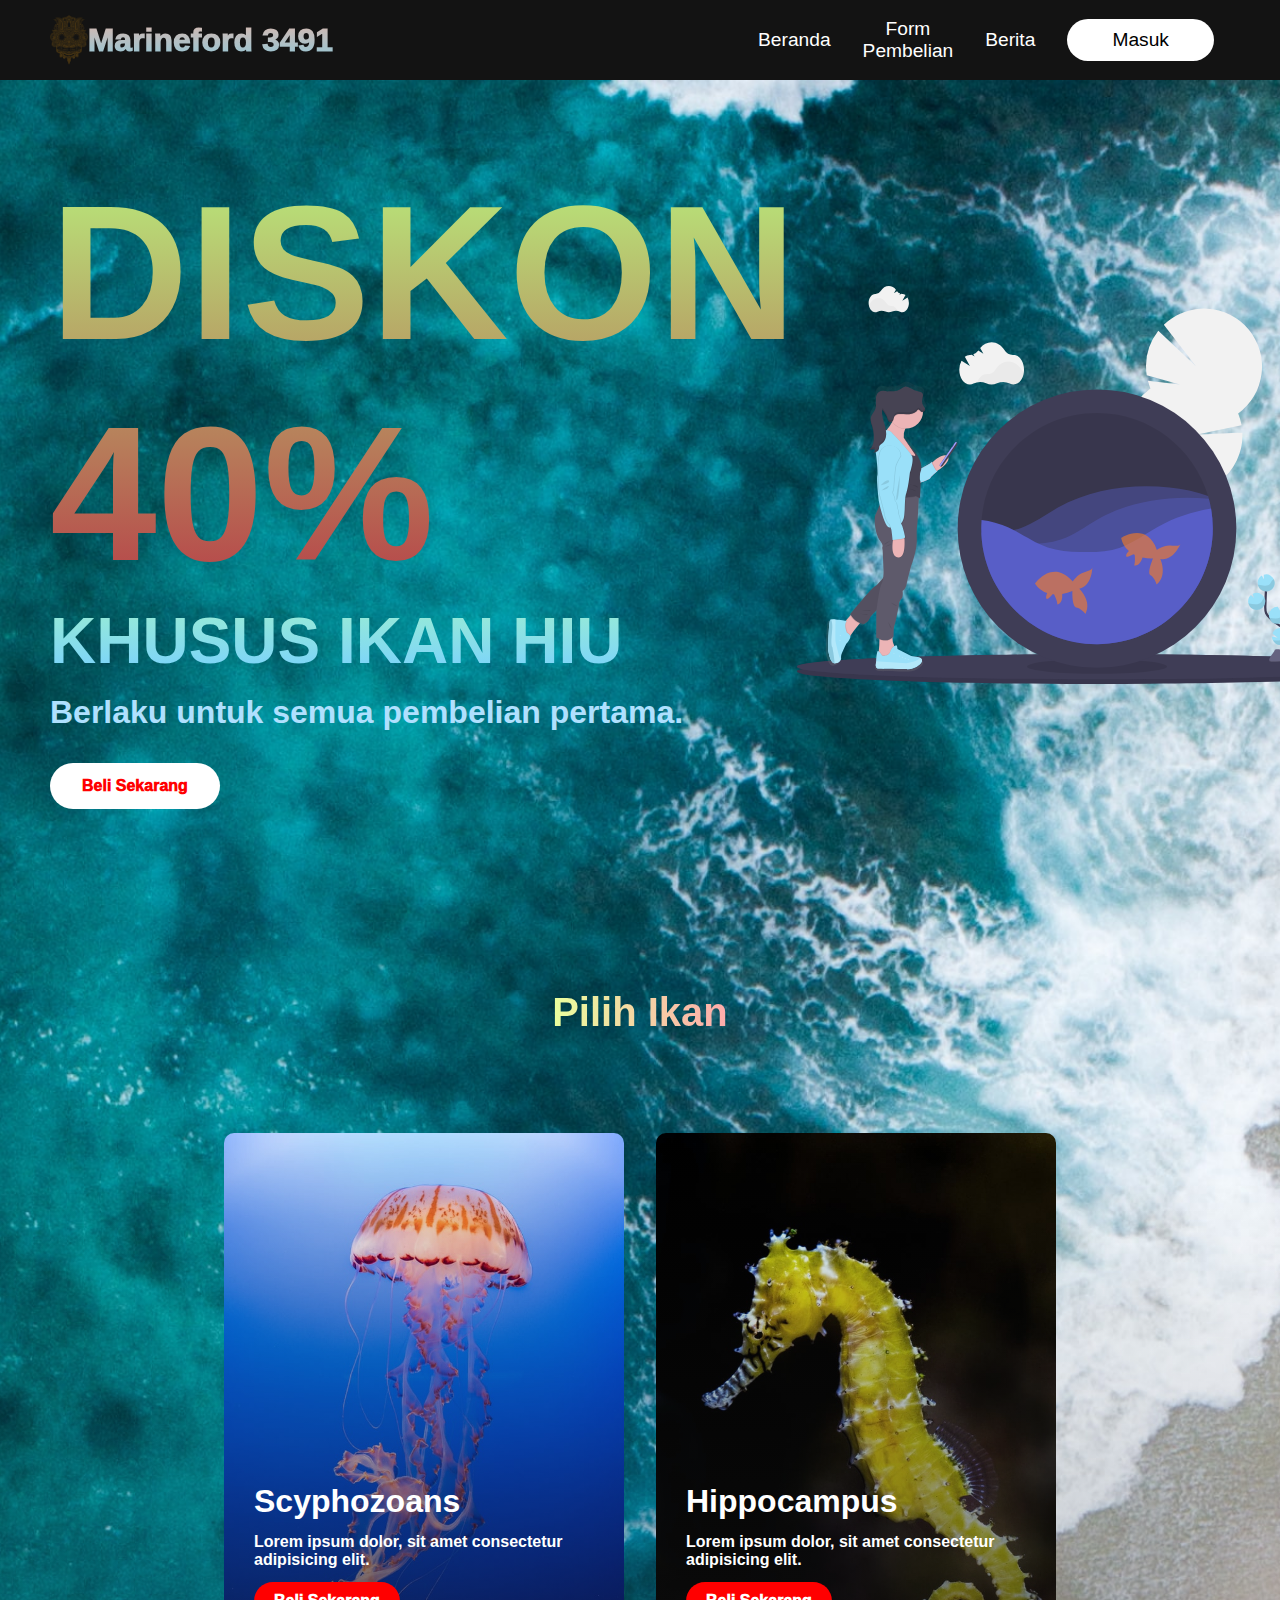
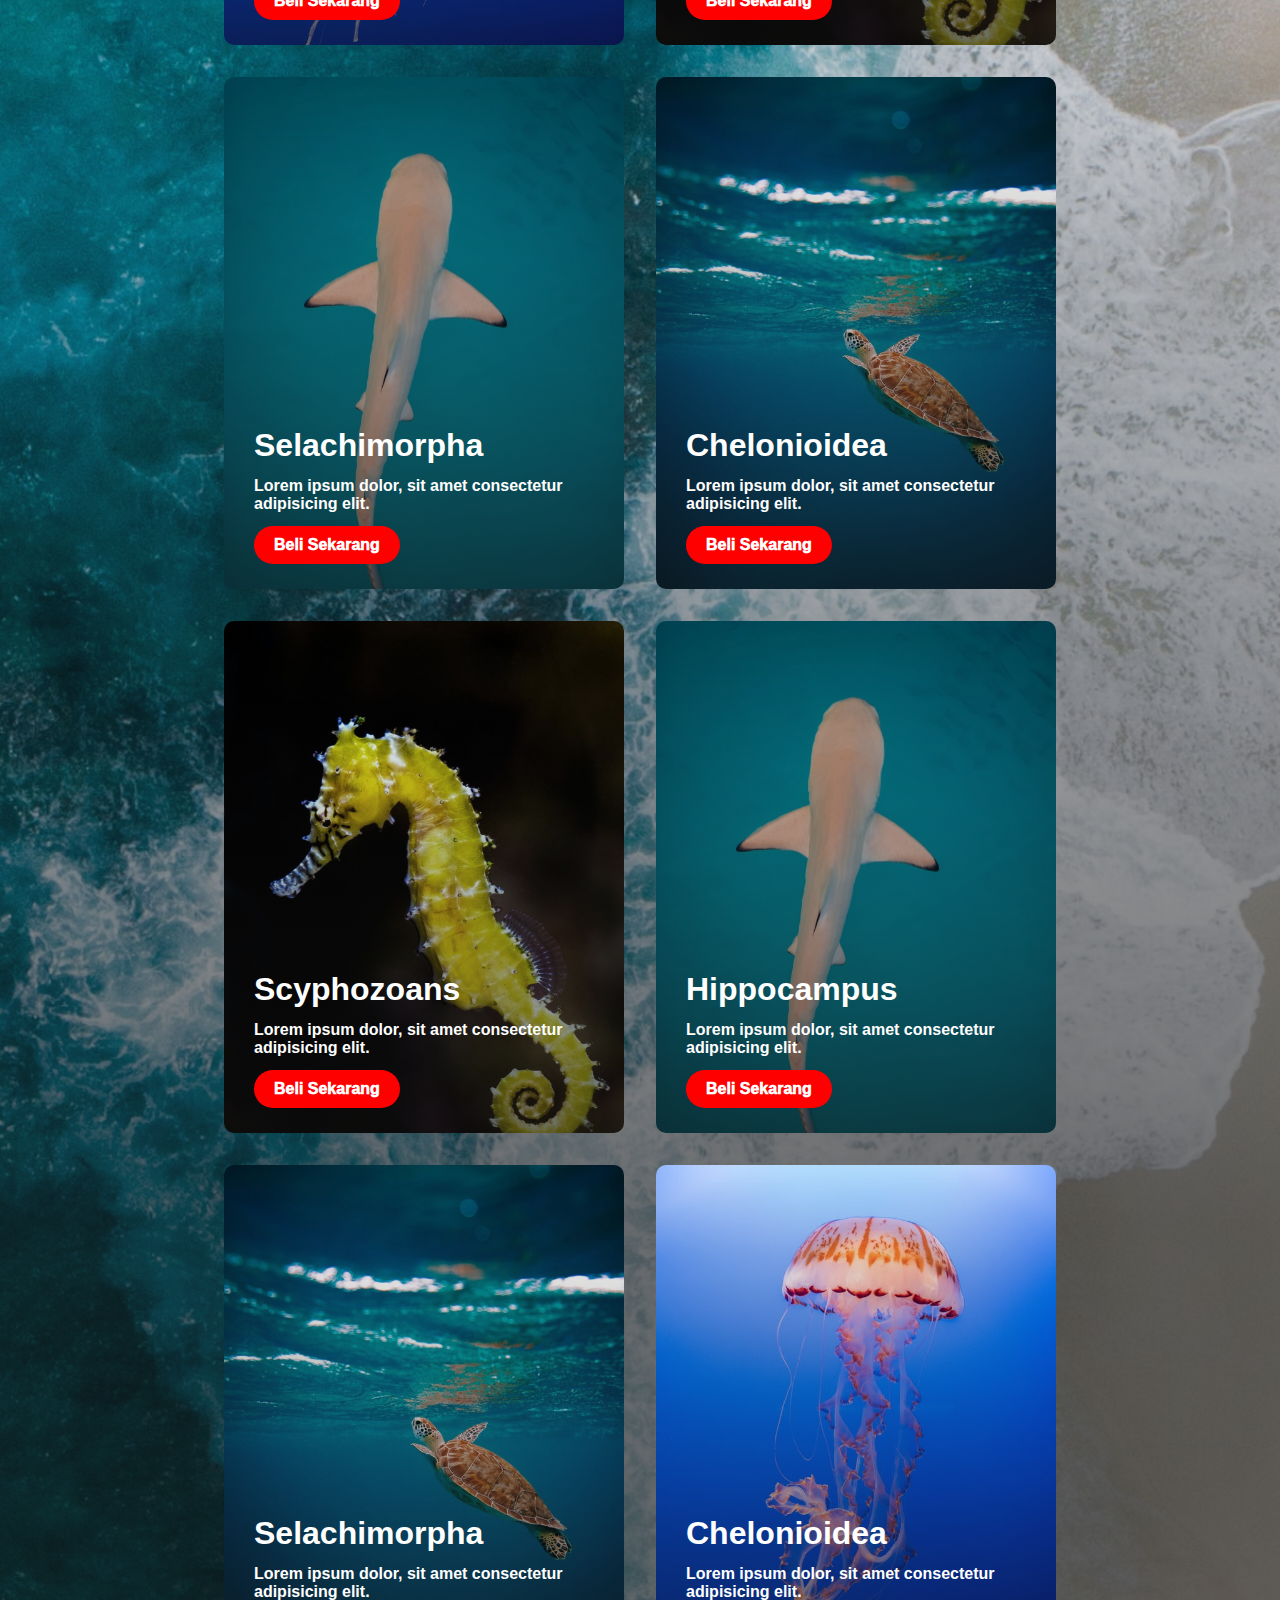
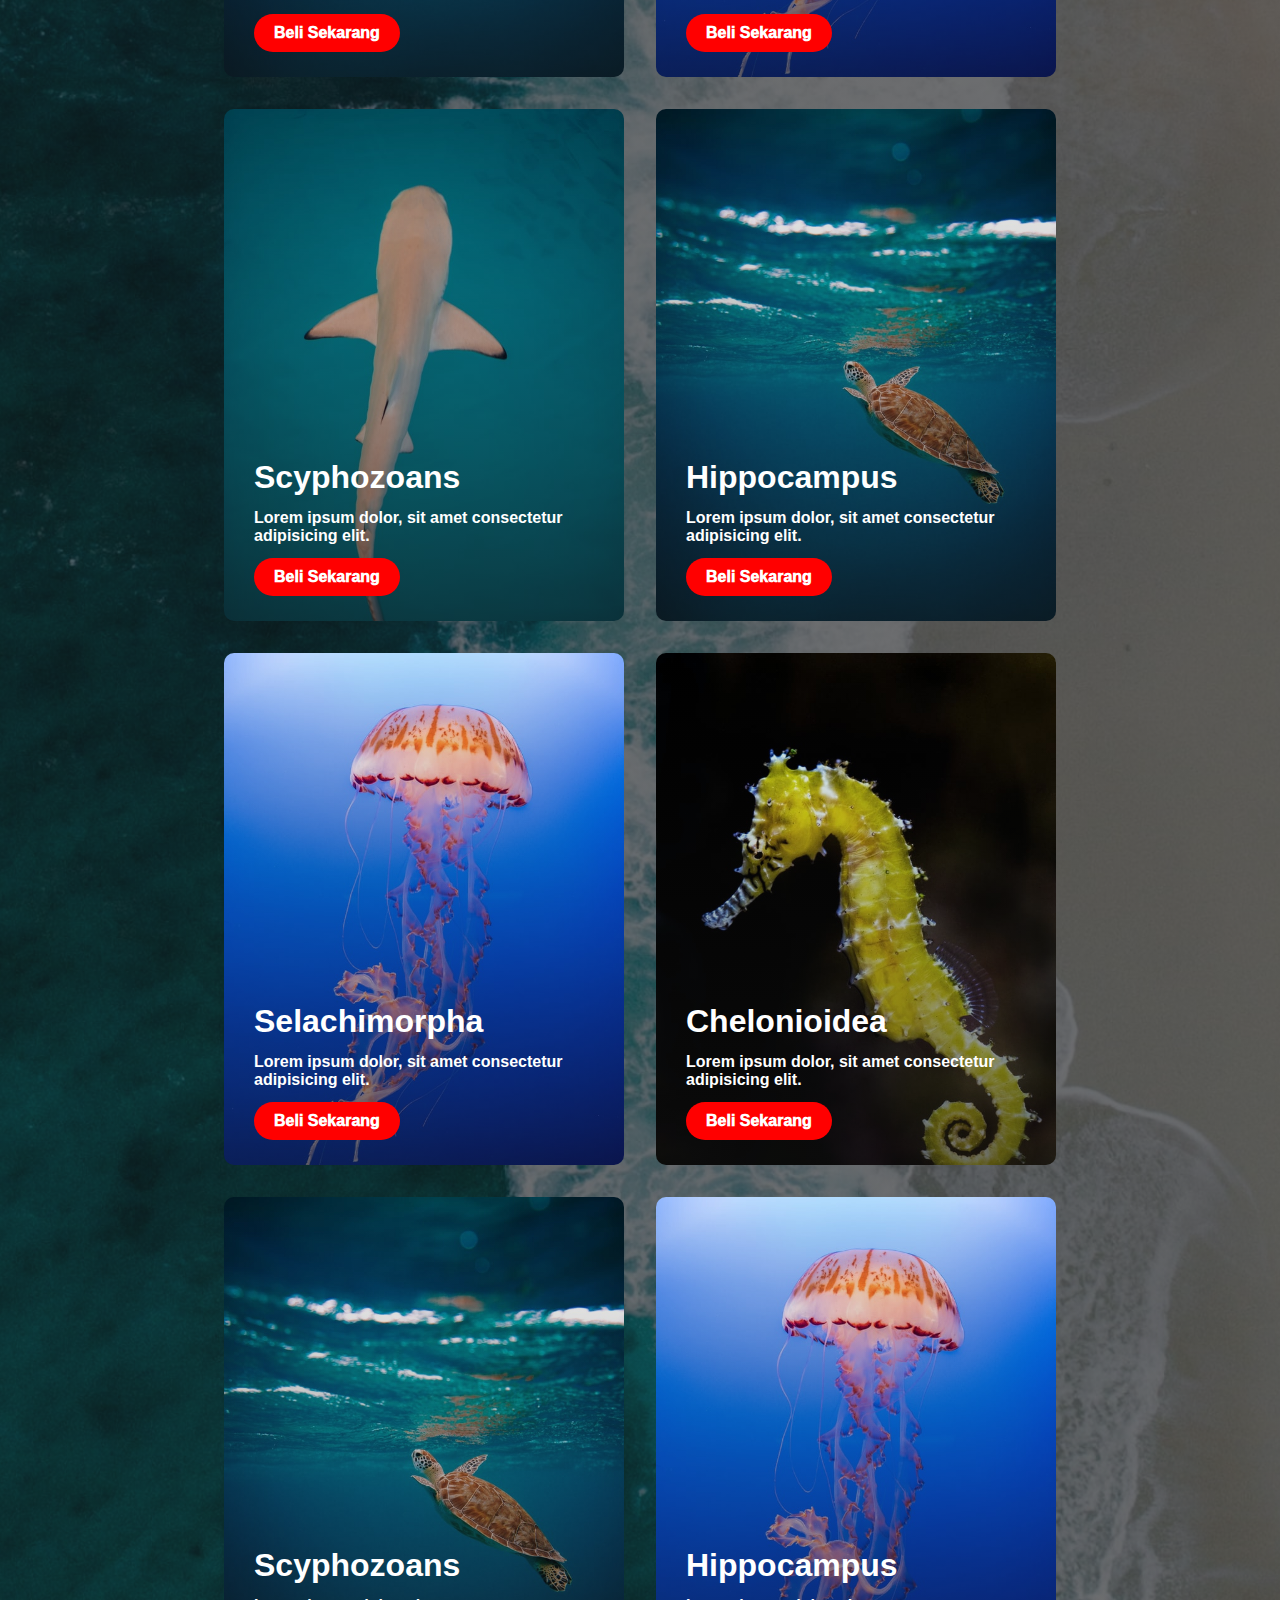
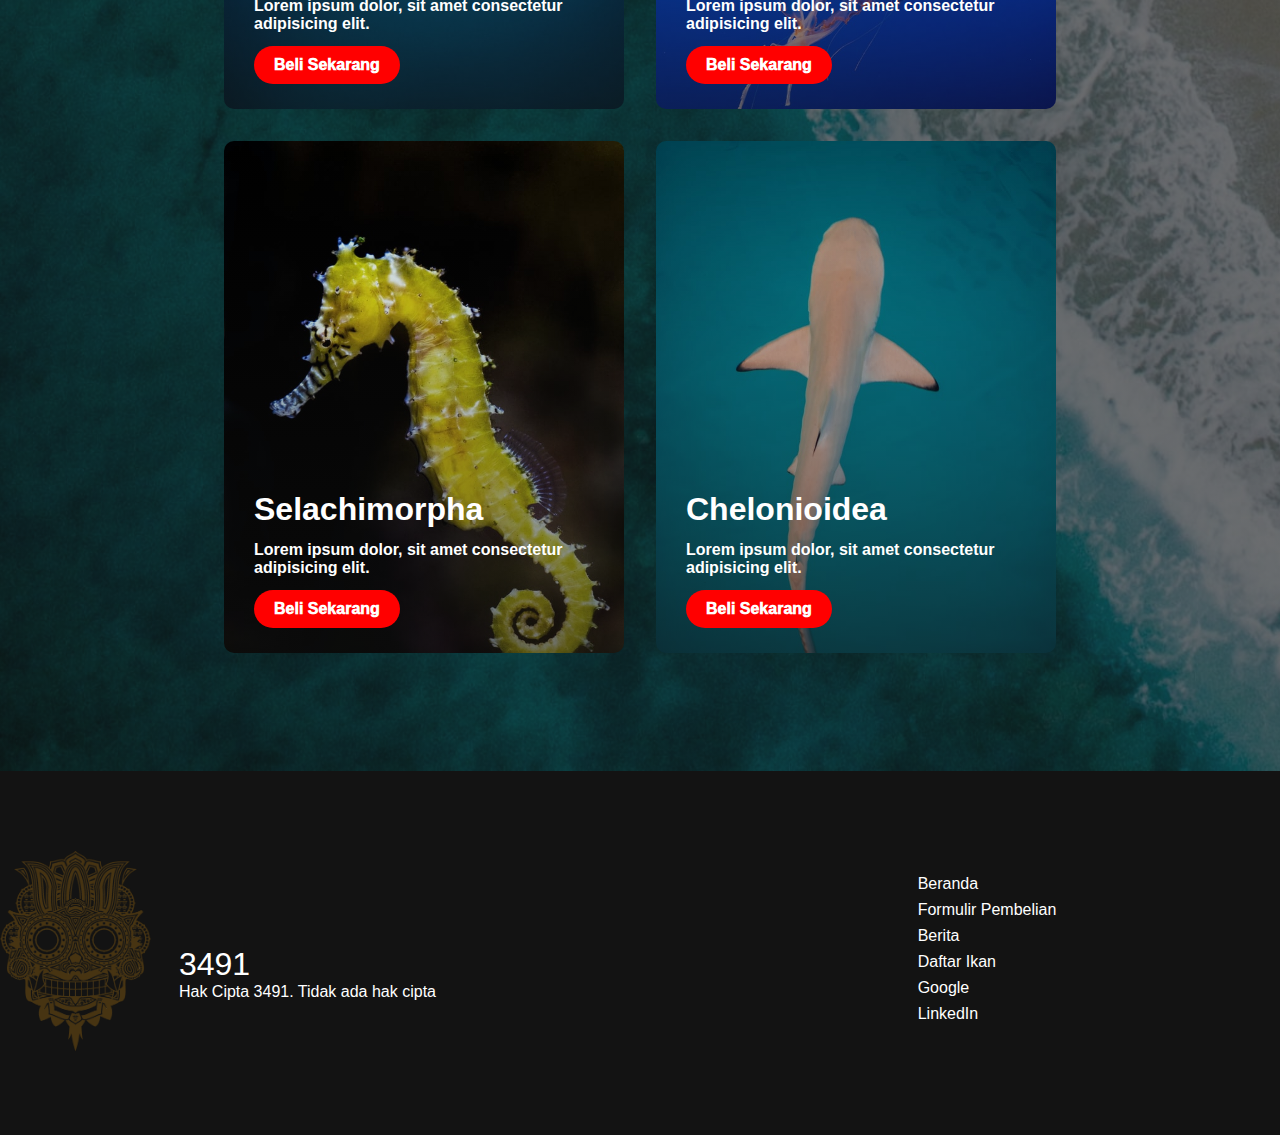
<file: tempWeb/index.html>
<!DOCTYPE html>
<html lang="en">
<head>
    <meta charset="UTF-8">
    <meta http-equiv="X-UA-Compatible" content="IE=edge">
    <meta name="viewport" content="width=device-width, initial-scale=1.0">
    <title>Marineford 3491</title>
    <link rel="icon" href="./FAVwayang.jpg">
    <link rel="stylesheet" href="./style.css">
</head>
<body>
    <nav class="navbar">
        <div class="navbar_container">
            <a href="./index.html" id="navbar_logo">
                <img src="./wayang.png" style="height: 50px;" alt="">
                Marineford 3491
            </a>
            <div class="navbar_toggle" id="mobile-menu">
                <span class="bar"></span>
                <span class="bar"></span>
                <span class="bar"></span>
            </div>
            <ul class="navbar_menu">
                <li class="navbar_item">
                    <a href="./index.html" class="navbar_links">
                        Beranda
                    </a>
                </li>
                <li class="navbar_item">
                    <a href="./form.html" class="navbar_links">
                        Form Pembelian
                    </a>
                </li>
                <li class="navbar_item">
                    <a href="https://binus.ac.id/category/news/" class="navbar_links" target="_blank">
                        Berita
                    </a>
                </li>
                <li class="navbar_btn">
                    <a href="./login.html" class="button">
                        Masuk
                    </a>
                </li>
            </ul>
        </div>
    </nav>

    <div class="main">
        <div class="overlay"></div>
        <div class="main_container">
            <div class="main_content">
                <h1>DISKON 40%</h1>
                <h2>KHUSUS IKAN HIU</h2>
                <p>Berlaku untuk semua pembelian pertama.</p>
                <button class="main_btn"><a href="./form.html">Beli Sekarang</a></button>
            </div>
            <div class="main_imageContainer">
                <a href="https://undraw.co/illustrations" target="_blank"><img src="./fishBowl.svg" alt="" id="main_img"></a>
            </div>
        </div>
        <!--  -->
        <div class="services">
            <div id="servisesJump"></div>
            <h1>Pilih Ikan</h1>
            <div class="services_container">
                <div class="services_card">
                    <h2>Scyphozoans</h2>
                    <p>Lorem ipsum dolor, sit amet consectetur adipisicing elit.</p>
                    <button class="servButton"><a href="./form.html">Beli Sekarang</a></button>
                </div>
                <div class="services_card">
                    <h2>Hippocampus</h2>
                    <p>Lorem ipsum dolor, sit amet consectetur adipisicing elit.</p>
                    <button class="servButton"><a href="./form.html">Beli Sekarang</a></button>
                </div>
                <div class="services_card">
                    <h2>Selachimorpha</h2>
                    <p>Lorem ipsum dolor, sit amet consectetur adipisicing elit.</p>
                    <button class="servButton"><a href="./form.html">Beli Sekarang</a></button>
                </div>
                <div class="services_card">
                    <h2>Chelonioidea</h2>
                    <p>Lorem ipsum dolor, sit amet consectetur adipisicing elit.</p>
                    <button class="servButton"><a href="./form.html">Beli Sekarang</a></button>
                </div>
                <div class="services_card">
                    <h2>Scyphozoans</h2>
                    <p>Lorem ipsum dolor, sit amet consectetur adipisicing elit.</p>
                    <button class="servButton"><a href="./form.html">Beli Sekarang</a></button>
                </div>
                <div class="services_card">
                    <h2>Hippocampus</h2>
                    <p>Lorem ipsum dolor, sit amet consectetur adipisicing elit.</p>
                    <button class="servButton"><a href="./form.html">Beli Sekarang</a></button>
                </div>
                <div class="services_card">
                    <h2>Selachimorpha</h2>
                    <p>Lorem ipsum dolor, sit amet consectetur adipisicing elit.</p>
                    <button class="servButton"><a href="./form.html">Beli Sekarang</a></button>
                </div>
                <div class="services_card">
                    <h2>Chelonioidea</h2>
                    <p>Lorem ipsum dolor, sit amet consectetur adipisicing elit.</p>
                    <button class="servButton"><a href="./form.html">Beli Sekarang</a></button>
                </div>
                <div class="services_card">
                    <h2>Scyphozoans</h2>
                    <p>Lorem ipsum dolor, sit amet consectetur adipisicing elit.</p>
                    <button class="servButton"><a href="./form.html">Beli Sekarang</a></button>
                </div>
                <div class="services_card">
                    <h2>Hippocampus</h2>
                    <p>Lorem ipsum dolor, sit amet consectetur adipisicing elit.</p>
                    <button class="servButton"><a href="./form.html">Beli Sekarang</a></button>
                </div>
                <div class="services_card">
                    <h2>Selachimorpha</h2>
                    <p>Lorem ipsum dolor, sit amet consectetur adipisicing elit.</p>
                    <button class="servButton"><a href="./form.html">Beli Sekarang</a></button>
                </div>
                <div class="services_card">
                    <h2>Chelonioidea</h2>
                    <p>Lorem ipsum dolor, sit amet consectetur adipisicing elit.</p>
                    <button class="servButton"><a href="./form.html">Beli Sekarang</a></button>
                </div>
                <div class="services_card">
                    <h2>Scyphozoans</h2>
                    <p>Lorem ipsum dolor, sit amet consectetur adipisicing elit.</p>
                    <button class="servButton"><a href="./form.html">Beli Sekarang</a></button>
                </div>
                <div class="services_card">
                    <h2>Hippocampus</h2>
                    <p>Lorem ipsum dolor, sit amet consectetur adipisicing elit.</p>
                    <button class="servButton"><a href="./form.html">Beli Sekarang</a></button>
                </div>
                <div class="services_card">
                    <h2>Selachimorpha</h2>
                    <p>Lorem ipsum dolor, sit amet consectetur adipisicing elit.</p>
                    <button class="servButton"><a href="./form.html">Beli Sekarang</a></button>
                </div>
                <div class="services_card">
                    <h2>Chelonioidea</h2>
                    <p>Lorem ipsum dolor, sit amet consectetur adipisicing elit.</p>
                    <button class="servButton"><a href="./form.html">Beli Sekarang</a></button>
                </div>
            </div>
        </div>
        <!--  -->
    </div>
    
  

    <footer class="footer_container">
        <a href="https://www.pngdownload.id/png-hdhqrc/" target="_blank"><img src="./wayang.png" alt="" style="height: 200px"></a>
        <div class="social_Media">
            <div class="social_Wrap">
                <div class="footer_logo">
                    <a href="./index.html" id="footer_logo">3491</a>
                </div>
                <p class="website_right">Hak Cipta 3491. Tidak ada hak cipta</p>
            </div>
        </div>
        <div class="footer_links">
            <div class="footer_Link_Wrapper">
                <div class="footer_Link_Items">
                    <a href="./index.html">Beranda</a>
                    <a href="./form.html">Formulir Pembelian</a>
                    <a href="https://binus.ac.id/category/news/" target="_blank">Berita</a>
                    <a href="#servisesJump">Daftar Ikan</a>
                    <a href="https://www.google.com/" target="_blank">Google</a>
                    <a href="https://www.linkedin.com/" target="_blank">LinkedIn</a>
                </div>
            </div>
            
        </div>
    </footer>

    <script src="./app.js"></script>
</body>
</html>
</file>
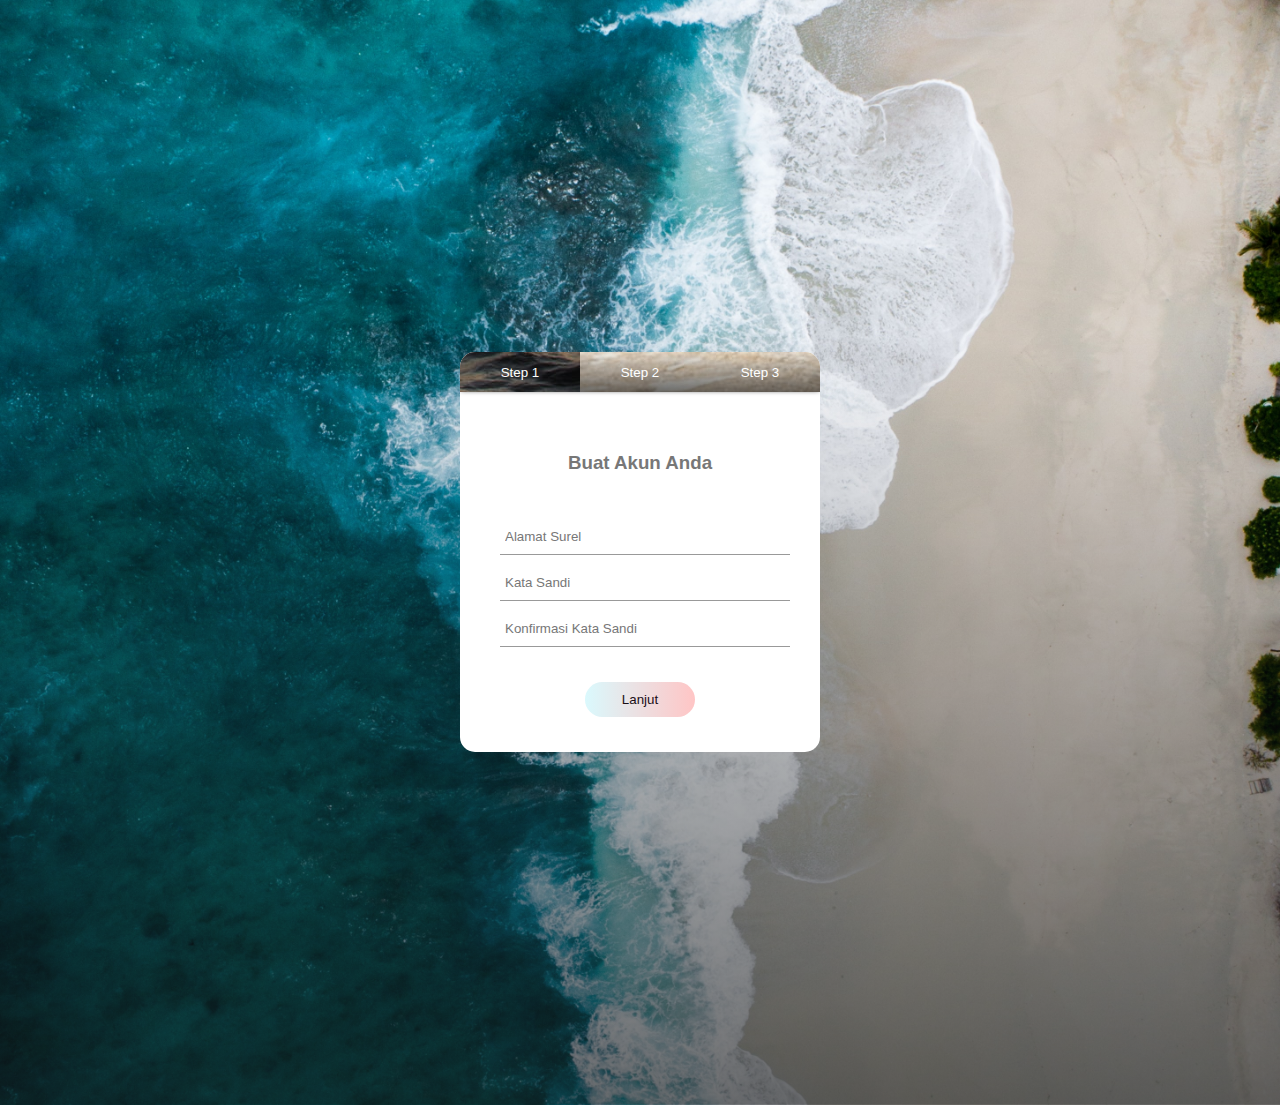
<file: tempWeb/form.html>
<!DOCTYPE html>
<html lang="en">
<head>
    <meta charset="UTF-8">
    <meta http-equiv="X-UA-Compatible" content="IE=edge">
    <meta name="viewport" content="width=device-width, initial-scale=1.0">
    <title>form</title>
    <link rel="stylesheet" href="./formStyle.css">
</head>
<body>
    <div class="container">
        <form id="form1">
            <h3>Buat Akun Anda</h3>
            <input type="text" placeholder="Alamat Surel" required>
            <input type="password" placeholder="Kata Sandi" required>
            <input type="password" placeholder="Konfirmasi Kata Sandi" required>

            <div class="btn_box">
                 <button type="button" id="next1">Lanjut</button>
            </div>
        </form>

        <form id="form2">
            <h3>Pesan Ikan</h3>
            <input type="text" placeholder="Jenis Ikan">
            <input type="text" placeholder="Warna">
            <input type="text" placeholder="Jumlah Ikan">

            <div class="btn_box">
                 <button type="button" id="back1">Sebelumnya</button>
                 <button type="button" id="next2">Lanjut</button>
            </div>
        </form>

        <form id="form3">
            <h3>Pengiriman</h3>
            <input type="text" placeholder="Nama Lengkap" required>
            <input type="text" placeholder="Nomor Telepon" required>
            <input type="text" placeholder="Alamat Tujuan" required>

            <div class="btn_box">
                 <button type="button" id="back2">Back</button>
                 <button type="button" id="Submit">Submit</button>
            </div>
        </form>

        <div class="step_row">
            <div id="prog"></div>
            <div class="step_col"><small>Step 1</small></div>
            <div class="step_col"><small>Step 2</small></div>
            <div class="step_col"><small>Step 3</small></div>
        </div>

    </div>
    <script src="./formApp.js"></script>
</body>
</html>
</file>
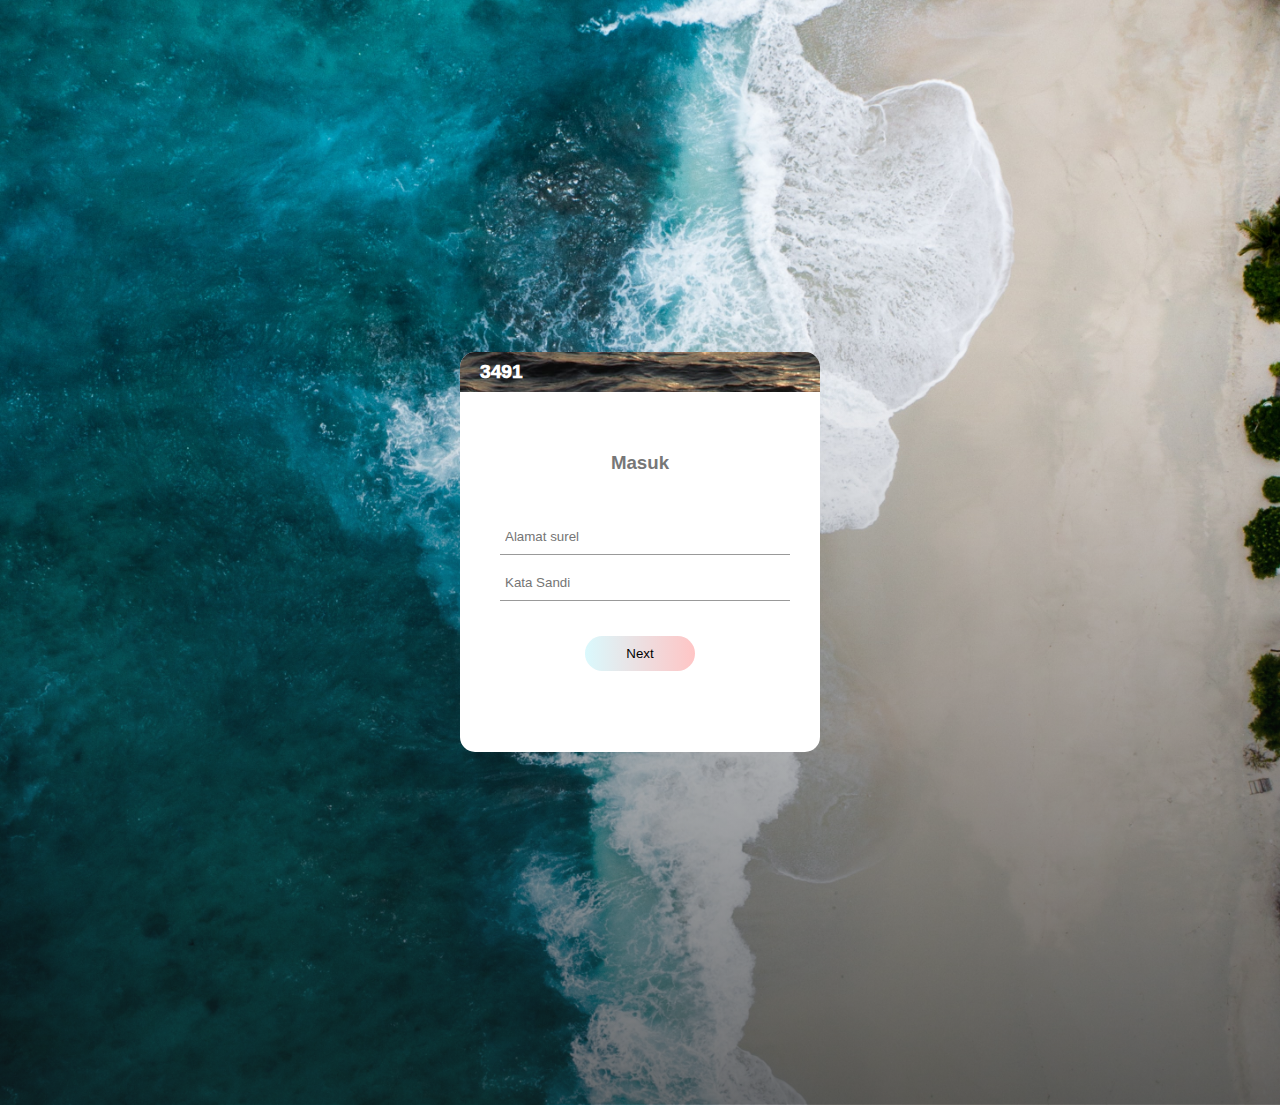
<file: tempWeb/login.html>
<!DOCTYPE html>
<html lang="en">
<head>
    <meta charset="UTF-8">
    <meta http-equiv="X-UA-Compatible" content="IE=edge">
    <meta name="viewport" content="width=device-width, initial-scale=1.0">
    <title>Document</title>
    <link rel="stylesheet" href="./loginStyle.css">
</head>
<body>
    <div class="container">
        <form id="form1">
            <h3>Masuk</h3>
            <input type="text" placeholder="Alamat surel" required>
            <input type="password" placeholder="Kata Sandi" required>

            <div class="btn_box">
                 <button type="button" id="next1">Next</button>
            </div>
            
        </form>

        <div class="step_row">
            <div id="prog"></div>
            <div class="step_col"><small>3491</small></div>
        </div>

    </div>
    <script>
        var next1 = document.getElementById("next1");

        next1.onclick = function(){
           window.location.replace("index.html");
        }

    </script>
</body>
</html>
</file>
<file: tempWeb/style.css>
*{
    box-sizing: border-box;
    margin: 0;
    padding: 0;
    font-family: Verdana, Geneva, Tahoma, sans-serif;
}

html{
    scroll-behavior: smooth;
}

.navbar{
    background: #131313;
    height: 80px;
    display: flex;
    justify-content: center;
    align-items: center;
    font-size: 1.2rem;
    position: sticky;
    top: 0;
    z-index: 999;
}

.navbar_container{
    display: flex;
    justify-content: space-between;
    height: 80px;
    z-index: 1;
    width: 100%;
    max-width: 1300px;
    padding: 0 50px;
}

#navbar_logo{
    background-color: antiquewhite;
    background-image: linear-gradient(to top, #6dcdeb 0%, #ffb199 100%);
    background-size: 100%;
    -webkit-background-clip: text;
    -moz-background-clip: text;
    -webkit-text-fill-color: transparent;
    -moz-text-fill-color: transparent;
    display: flex;
    align-items: center;
    cursor: pointer;
    text-decoration: none;
    font-size: 2rem;
    font-weight: 1000;
}

.navbar_menu{
    display: flex;
    align-items: center;
    list-style: none;
    text-align: center;
}

.navbar_item{
    height: 80px;
}

.navbar_links{
    color: #fff;
    display: flex;
    align-items: center;
    justify-content: center;
    text-decoration: none;
    padding: 0 1rem;
    height: 100%;
}

.navbar_btn{
    display: flex;
    justify-content: center;
    align-items: center;
    padding: 0 1rem;
    width: 100%;
}

.button{
    display: flex;
    justify-content: center;
    align-items: center;
    text-decoration: none;
    padding: 10px 20px;
    height: 100%;
    width: 100%;
    border: none;
    outline: none;
    border-radius: 25px;
    background: #fff;
    color: black;
}

.button:hover{
    background: #ffb199;
    transition: all 0.3s ease;
}

.navbar_links:hover{
    color: #ffb199;
    transition: all 0.3s ease;
}

@media screen and (max-width: 960px){
    .navbar_container{
        display: flex;
        justify-content: space-between;
        height: 80px;
        z-index: 1;
        width: 100%;
        max-width: 1300px;
        padding: 0;
    }

    .navbar_menu{
        display: grid;
        grid-template-columns: auto;
        margin: 0;
        width: 100%;
        position: absolute;
        top: -1000px;
        opacity: 0;
        transition: all 0.5s ease;
        height: 50vh;
        z-index: -1;
        background: black;
    }

    .navbar_menu.active{
        background: #131313;
        top: 100%;
        opacity: 1;
        transition: all 0.5s ease;
        z-index: 99;
        height: fit-content;
        font-size: 1.6rem;
    }

    #navbar_logo{
        padding-left: 25px;
    }

    .navbar_toggle .bar{
        width: 25px;
        height: 3px;
        margin: 5px auto;
        transition: all 0.3s ease-in-out;
        background: #fff;
    }

    .navbar_item{
        width: 100%;
    }

    .navbar_links{
        text-align: center;
        padding: 2rem;
        width: 100%;
        height: max-content;
        display: table;
    }

    #mobile-menu{
        position: absolute;
        top: 20%;
        right: 5%;
        transform: translate(5%, 20%);
    }

    .navbar_btn{
        padding-bottom: 2rem;
    }

    .button{
        display: flex;
        justify-content: center;
        align-items: center;
        width: 80%;
        height: 60px;
        margin: 0;
    }

    .navbar_toggle .bar{
        display: block;
        cursor: pointer;
    }

    #mobile-menu.is-active .bar:nth-child(2){
        opacity: 0;
    }

    #mobile-menu.is-active .bar:nth-child(1){
        transform: translateY(8px) rotate(45deg);
    }

    #mobile-menu.is-active .bar:nth-child(3){
        transform: translateY(-8px) rotate(-45deg);
    }
}

.main{
    background-color: rgb(97, 197, 255);
    background-image: linear-gradient(to bottom,
    rgba(0,0,0,0) 20%,
    rgba(17,17,17,0.6) 50%),
    url('./background.jpg');
    background-position: center;
    background-repeat: no-repeat;
    background-size: cover;
    height: 100%;
    overflow: auto;
}

.main_imageContainer img{
    width: 600px;
    height: auto;
}

.main_container{
    display: grid;
    grid-template-columns: 1fr 1fr;
    align-items: center;
    justify-self: center;
    margin: 0 auto;
    height: 90vh; z-index: 1;
    width: 100%;
    max-width: 1300px;
    padding: 0 50px;
}

.main_content h1{
    font-size: 12rem;
    background-color: #6dcdeb;
    background-image: linear-gradient(to top, rgba(214, 0, 0, 0.699) 0%, rgba(226, 255, 62, 0.644) 100%);
    background-size: 100%;
    -webkit-background-clip: text;
    -moz-background-clip: text;
    -webkit-text-fill-color: transparent;
    -moz-text-fill-color: transparent;
}

.main_content h2{
    font-size: 4rem;
    background-color: #6dcdeb;
    background-image: linear-gradient(to top, rgb(120, 208, 255) 0%, rgba(178, 255, 198, 0.644) 100%);
    background-size: 100%;
    -webkit-background-clip: text;
    -moz-background-clip: text;
    -webkit-text-fill-color: transparent;
    -moz-text-fill-color: transparent;
}

.main_content p{
    margin-top: 1rem;
    font-size: 2rem;
    font-weight: 700;
    color: rgb(175, 224, 254);
}

.main_btn{
    font-size: 1rem;
    background-color: #ffffff;
    padding: 14px 32px;
    border: none;
    border-radius: 25px;
    margin-top: 2rem;
    cursor: pointer;
    position: relative;
    transition: all 0.5s;
    outline: none;
}

.main_btn a {
    position: relative;
    z-index: 2;
    color: rgb(255, 0, 0);
    font-weight: 1000;
    text-decoration: none;
}


.main_btn:after {
    position: absolute;
    content: '';
    top: 0;
    left: 0;
    width: 0;
    height: 100%;
    background: rgb(0, 0, 0);
    color: #131313;
    transition: all 0.5s;
    border-radius: 25px;
}

.main_btn:hover{
    color: #fff;
}

.main_btn:hover::after{
    width: 100%;
}

.main_imageContainer{
    text-align: center;
}

@media screen and (max-width: 960px) {
    .main_container{
        display: grid;
        grid-template-columns: auto;
        align-items: center;
        justify-self: center;
        width: 100%;
        margin: 0 auto;
        height: fit-content;
    }

    .main_content{
        text-align: center;
        margin-bottom: 4rem;
    }

    .main_content h1{
        font-size: 2.5rem;
        margin-top: 2rem;
    }

    .main_content h2{
        font-size: 3rem;
    }

    .main_content p{
        margin-top: 1rem;
        font-size: 1.5rem;
    }
}

@media screen and (max-width: 480px){
    .main_content h1{
        font-size: 2rem;
        margin-top: 3rem;
    }

    .main_content h2{
        font-size: 2rem;
    }

    .main_content p{
        margin-top: 2rem;
        font-size: 1.5rem;
    }

    .main_btn{
        padding: 12px 36px;
        margin: 2.5rem 0;
    }
}

.services{display: flex;
    flex-direction: column;
    align-items: center;
    min-height: 100%;
    padding-bottom: 100px;
}

.services h1{
    background-color: #6dcdeb;
    background-image: linear-gradient(to right, rgb(234, 255, 157) 0%, rgb(254, 171, 171) 100%);
    background-size: 100%;
    margin-bottom: 5rem;
    font-size: 2.5rem;
    -webkit-background-clip: text;
    -moz-background-clip: text;
    -webkit-text-fill-color: transparent;
    -moz-text-fill-color: transparent;
    padding-top: 100px;
}

.services_container{
    display: flex;
    justify-content: center;
    flex-wrap: wrap;
    height: 100%;
    padding: 2px 16px;
    box-sizing: content-box;
}

.services_card{
    margin: 1rem;
    height: 512px;
    width: 400px;
    border-radius: 10px;
    background-image: linear-gradient(to bottom,
        rgba(0,0,0,0) 0%,
        rgba(17,17,17,0.6) 100%),
        url('./jelly.jpg');
    background-size: cover;
    position: relative;
    color: #fff;
}
.services_card:nth-child(2){
    margin: 1rem;
    height: 512px;
    width: 400px;
    border-radius: 10px;
    background-image: linear-gradient(to bottom,
        rgba(0,0,0,0) 0%,
        rgba(17,17,17,0.6) 100%),
        url('./kuda.jpg');
    background-size: cover;
    position: relative;
    color: #fff;
}

.services_card:nth-child(3){
    margin: 1rem;
    height: 512px;
    width: 400px;
    border-radius: 10px;
    background-image: linear-gradient(to bottom,
        rgba(0,0,0,0) 0%,
        rgba(17,17,17,0.6) 100%),
        url('./rawr.jpg');
    background-size: cover;
    position: relative;
    color: #fff;
}

.services_card:nth-child(4){
    margin: 1rem;
    height: 512px;
    width: 400px;
    border-radius: 10px;
    background-image: linear-gradient(to bottom,
        rgba(0,0,0,0) 0%,
        rgba(17,17,17,0.6) 100%),
        url('./tortle.jpg');
    background-size: cover;
    position: relative;
    color: #fff;
}
.services_card:nth-child(5){
    margin: 1rem;
    height: 512px;
    width: 400px;
    border-radius: 10px;
    background-image: linear-gradient(to bottom,
        rgba(0,0,0,0) 0%,
        rgba(17,17,17,0.6) 100%),
        url('./kuda.jpg');
    background-size: cover;
    position: relative;
    color: #fff;
}

.services_card:nth-child(6){
    margin: 1rem;
    height: 512px;
    width: 400px;
    border-radius: 10px;
    background-image: linear-gradient(to bottom,
        rgba(0,0,0,0) 0%,
        rgba(17,17,17,0.6) 100%),
        url('./rawr.jpg');
    background-size: cover;
    position: relative;
    color: #fff;
}

.services_card:nth-child(7){
    margin: 1rem;
    height: 512px;
    width: 400px;
    border-radius: 10px;
    background-image: linear-gradient(to bottom,
        rgba(0,0,0,0) 0%,
        rgba(17,17,17,0.6) 100%),
        url('./tortle.jpg');
    background-size: cover;
    position: relative;
    color: #fff;
}

.services_card:nth-child(8){
    margin: 1rem;
    height: 512px;
    width: 400px;
    border-radius: 10px;
    background-image: linear-gradient(to bottom,
        rgba(0,0,0,0) 0%,
        rgba(17,17,17,0.6) 100%),
        url('./jelly.jpg');
    background-size: cover;
    position: relative;
    color: #fff;
}

.services_card:nth-child(9){
    margin: 1rem;
    height: 512px;
    width: 400px;
    border-radius: 10px;
    background-image: linear-gradient(to bottom,
        rgba(0,0,0,0) 0%,
        rgba(17,17,17,0.6) 100%),
        url('./rawr.jpg');
    background-size: cover;
    position: relative;
    color: #fff;
}

.services_card:nth-child(10){
    margin: 1rem;
    height: 512px;
    width: 400px;
    border-radius: 10px;
    background-image: linear-gradient(to bottom,
        rgba(0,0,0,0) 0%,
        rgba(17,17,17,0.6) 100%),
        url('./tortle.jpg');
    background-size: cover;
    position: relative;
    color: #fff;
}

.services_card:nth-child(11){
    margin: 1rem;
    height: 512px;
    width: 400px;
    border-radius: 10px;
    background-image: linear-gradient(to bottom,
        rgba(0,0,0,0) 0%,
        rgba(17,17,17,0.6) 100%),
        url('./jelly.jpg');
    background-size: cover;
    position: relative;
    color: #fff;
}

.services_card:nth-child(12){
    margin: 1rem;
    height: 512px;
    width: 400px;
    border-radius: 10px;
    background-image: linear-gradient(to bottom,
        rgba(0,0,0,0) 0%,
        rgba(17,17,17,0.6) 100%),
        url('./kuda.jpg');
    background-size: cover;
    position: relative;
    color: #fff;
}

.services_card:nth-child(13){
    margin: 1rem;
    height: 512px;
    width: 400px;
    border-radius: 10px;
    background-image: linear-gradient(to bottom,
        rgba(0,0,0,0) 0%,
        rgba(17,17,17,0.6) 100%),
        url('./tortle.jpg');
    background-size: cover;
    position: relative;
    color: #fff;
}

.services_card:nth-child(14){
    margin: 1rem;
    height: 512px;
    width: 400px;
    border-radius: 10px;
    background-image: linear-gradient(to bottom,
        rgba(0,0,0,0) 0%,
        rgba(17,17,17,0.6) 100%),
        url('./jelly.jpg');
    background-size: cover;
    position: relative;
    color: #fff;
}

.services_card:nth-child(15){
    margin: 1rem;
    height: 512px;
    width: 400px;
    border-radius: 10px;
    background-image: linear-gradient(to bottom,
        rgba(0,0,0,0) 0%,
        rgba(17,17,17,0.6) 100%),
        url('./kuda.jpg');
    background-size: cover;
    position: relative;
    color: #fff;
}

.services_card:nth-child(16){
    margin: 1rem;
    height: 512px;
    width: 400px;
    border-radius: 10px;
    background-image: linear-gradient(to bottom,
        rgba(0,0,0,0) 0%,
        rgba(17,17,17,0.6) 100%),
        url('./rawr.jpg');
    background-size: cover;
    position: relative;
    color: #fff;
}
.services h2{
    position: absolute;
    font-size: 2rem;
    top: 350px;
    left: 30px;
}

.services_card p{
    position: absolute;
    font-size: 1rem;
    font-weight: 800;
    top: 400px;
    left: 30px;
}

.services_card button{
    color: #fff;
    padding: 10px 20px;
    border: none;
    outline: none;
    border-radius: 25px;
    background: red;
    position: absolute;
    top: 440px;
    left: 30px;
    font-size: 1rem;
    cursor: pointer;
}

.services_card:hover{
    transform: scale(1.075);
    cursor: pointer;
}

.services_card{
    transition: all 0.3s ease-in-out;
}

.services_card button:hover{
    transform: scale(1.075);
    cursor: pointer;
}

.services_card button{
    transition: all 0.3s ease-in-out;
}

.servButton{
    font-size: 1rem;
    background-color: #ffffff;
    border: none;
    border-radius: 25px;
    margin-top: 1vh;
    cursor: pointer;
    position: relative;
    transition: all 0.5s;
    outline: none;
}

.servButton a {
    position: relative;
    z-index: 2;
    color: rgb(255, 255, 255);
    font-weight: 1000;
    text-decoration: none;
}

.servButton:after {
    position: absolute;
    content: '';
    top: 0;
    left: 0;
    width: 0;
    height: 100%;
    background: rgb(0, 0, 0);
    color: #131313;
    transition: all 0.5s;
    border-radius: 25px;
}

.servButton:hover{
    color: #fff;
}

.servButton:hover::after{
    width: 100%;
}

@media screen and(max-width: 960px){
    .services{
        height: fit-content;
    }

    .services h1{
        font-size: 2rem;
        margin-top: 12rem;
    }
}

@media screen and(max-width: 480px){
    .services{
        height: 1440px;
    }

    .services h1{
        font-size: 1.2rem;
    }

    .services_card{
        width: 300px;
    }
}

.footer_container{
    background-color: #131313;
    padding: 5rem 0;
    display: flex;
    flex-direction: row;
    justify-content: center;
    align-items: center;
    position: relative;
    margin-top: auto;
    clear: both;
}

.footer_logo a{
    color: #fff;
    display: flex;
    align-items: center;
    cursor: pointer;
    text-decoration: none;
    font-size: 2rem;
}

.website_right{
    color: #fff;
}

.footer_links{
    width: 100%;
    max-width: 1000px;
    display: flex;
    justify-content: center;
}

.footer_Link_Wrapper{
    display: flex;
}

.footer_Link_Items{
    display: flex;
    flex-direction: column;
    align-items: flex-start;
    margin: 16px;
    text-align: left;
    width: 160px;
    box-sizing: border-box;
}

.footer_Link_Items h2{
    margin-bottom: 16px;
}

.footer_Link_Items >h2{
    color: #fff;
}

.footer_Link_Items a{
    color: #fff;
    text-decoration: none;
    margin-bottom: 0.5rem;
}

.footer_Link_Items a:hover{
    color: #ffb199;
    transition: 0.2s ease-in-out;
}

.footer_logo a:hover{
    color: #ffb199;
    transition: 0.2s ease-in-out;
}

.social_icon_link{
    color: #fff;
    font-size: 24px;
}

.social_Media{
    max-width: 1000px;
    width: 100%;
}

.social_Wrap{
    display: flex;
    justify-content: space-evenly;
    align-items: flex-start;
    flex-direction: column;
    width: 90%;
    max-width: 1000px;
    margin: 40px auto 0 auto;
}

.social_icons{
    display: flex;
    justify-content: space-between;
    align-items: center;
    width: 240px;
}

.social_logo{
    color: #fff;
    justify-self: flex-start;
    margin-left: 20px;
    cursor: pointer;
    text-decoration: none;
    font-size: 2rem;
    display: flex;
    align-items: center;
    margin-bottom: 15px;
}
</file>
<file: tempWeb/formStyle.css>
*{
    margin: 0;
    padding: 0;
    font-family: Verdana, Geneva, Tahoma, sans-serif;
}

body{
    background-color: rgb(97, 197, 255);
    background-image: linear-gradient(to bottom,
    rgba(0,0,0,0) 30%,
    rgba(17,17,17,0.6) 100%),
    url('./background.jpg');
    background-position: center;
    background-repeat: no-repeat;
    background-size: cover;
    height: 100%;
    padding: 250px 0 250px 0;
}

.container{
    width: 360px;
    height: 400px;
    margin: 8% auto;
    background: #fff;
    border-radius: 15px;
    position: relative;
    overflow: hidden;
}

h3{
    text-align: center;
    margin-bottom: 40px;
    color: #777;
}

.container form{
    width: 280px;
    position: absolute;
    top: 100px;
    left: 40px;
    transition: 0.5s;
}

form input{
    width: 100%;
    padding: 10px 5px;
    margin: 5px 0;
    border: 0;
    border-bottom: 1px solid #999;
    outline: none;
    background: transparent;
}

::placeholder{
    color: #777;
}

.btn_box{
    width: 100%;
    margin: 30px auto;
    text-align: center;
}

form button{
    width: 110px;
    height: 35px;
    margin: 0 10px;
    background-image: linear-gradient(to right, rgb(218, 249, 253) 0%, rgb(255, 197, 197) 100%);
     border-radius: 30px;
    border: 0;
    outline: none;
    color: rgb(26, 15, 22);
    cursor: pointer;
}

#form2{
    left: 450px;
}

#form3{
    left: 450px;
}

.step_row{
    width: 360px;
    height: 40px;
    margin: 0 auto;
    display: flex;
    align-items: center;
    box-shadow: 0 -1px 5px -1px #000;
    position: relative;
    background-image: linear-gradient(to bottom,
    rgba(0,0,0,0) 0%,
    rgba(17,17,17,0.6) 100%),
    url('./sand.jpg');
}

.step_col{
    width: 120px;
    text-align: center;
    color: #333;
    position: relative;
}

#prog{
    position: absolute;
    height: 100%;
    width: 120px;
    transition: 0.5s;
    background: url('./headingPic.jpg');
}

#prog::after{
    content: '';
    height: 0;
    width: 0;
    position: absolute;
    right: -20px;
    top: 0;
}

.step_col small{
    color: #fff;
}
</file>
<file: tempWeb/loginStyle.css>
*{
    margin: 0;
    padding: 0;
    font-family: Verdana, Geneva, Tahoma, sans-serif;
}

body{
    background-color: rgb(97, 197, 255);
    background-image: linear-gradient(to bottom,
    rgba(0,0,0,0) 30%,
    rgba(17,17,17,0.6) 100%),
    url('./background.jpg');
    background-position: center;
    background-repeat: no-repeat;
    background-size: cover;
    height: 100%;
    padding: 250px 0 250px 0;
}


.container{
    width: 360px;
    height: 400px;
    margin: 8% auto;
    background: #fff;
    border-radius: 15px;
    position: relative;
    overflow: hidden;
}

h3{
    text-align: center;
    margin-bottom: 40px;
    color: #777;
}

.container form{
    width: 280px;
    position: absolute;
    top: 100px;
    left: 40px;
    transition: 0.5s;
}

form input{
    width: 100%;
    padding: 10px 5px;
    margin: 5px 0;
    border: 0;
    border-bottom: 1px solid #999;
    outline: none;
    background: transparent;
}

.btn_box{
    width: 100%;
    margin: 30px auto;
    text-align: center;
}

form button{
    width: 110px;
    height: 35px;
    margin: 0 10px;
    background-image: linear-gradient(to right, rgb(218, 249, 253) 0%, rgb(255, 197, 197) 100%); border-radius: 30px;
    border: 0;
    outline: none;
    color: rgb(0, 0, 0);
    cursor: pointer;
}

.step_row{
    width: 450px;
    height: 40px;
    margin:  0 auto;
    padding: 0 0 0 20px;
    display: flex;
    align-items: center;
    position: relative;
    /* background: linear-gradient(to right, rgb(191, 145, 255) 0%, rgb(100, 154, 255) 100%); */
    background: url('./headingPic.jpg');
    background-size: cover;
}

.step_col small{
    color: #fff;
    font-size: larger;
    font-weight: 1000;
}
</file>
